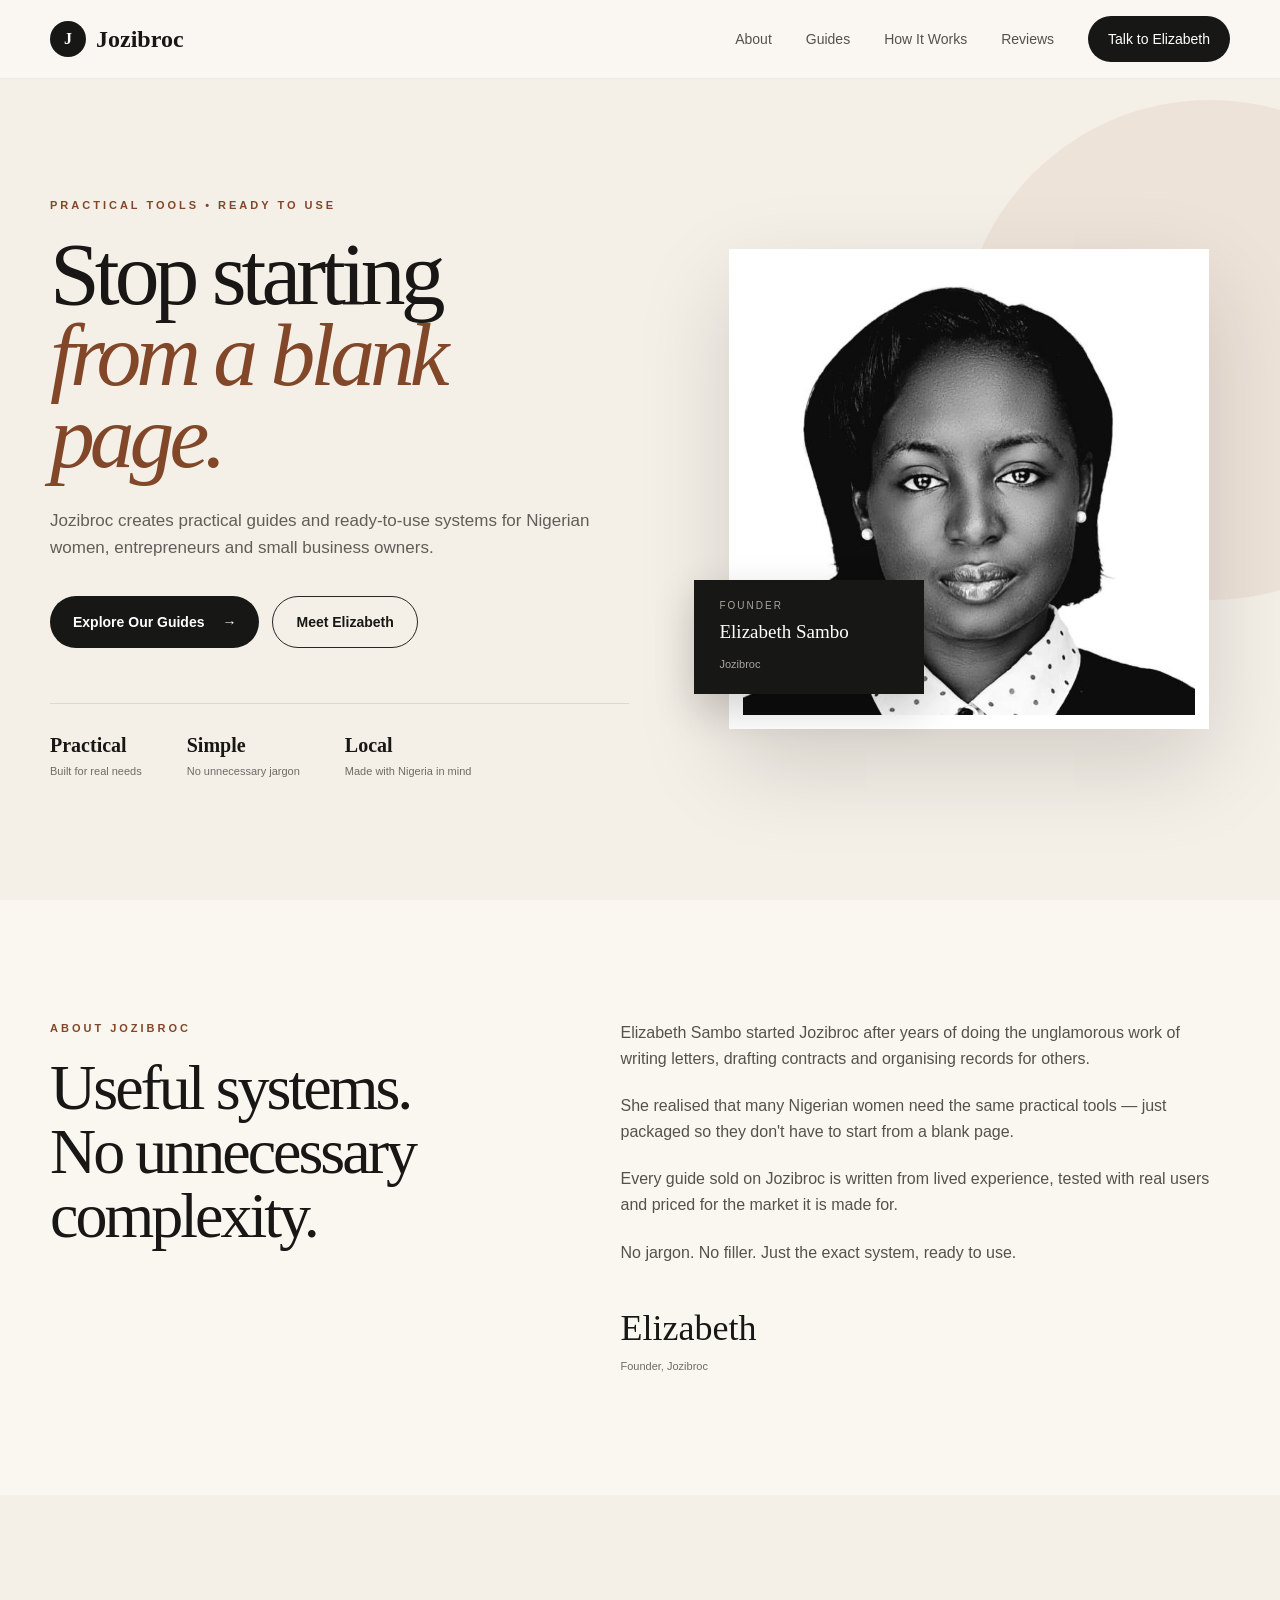
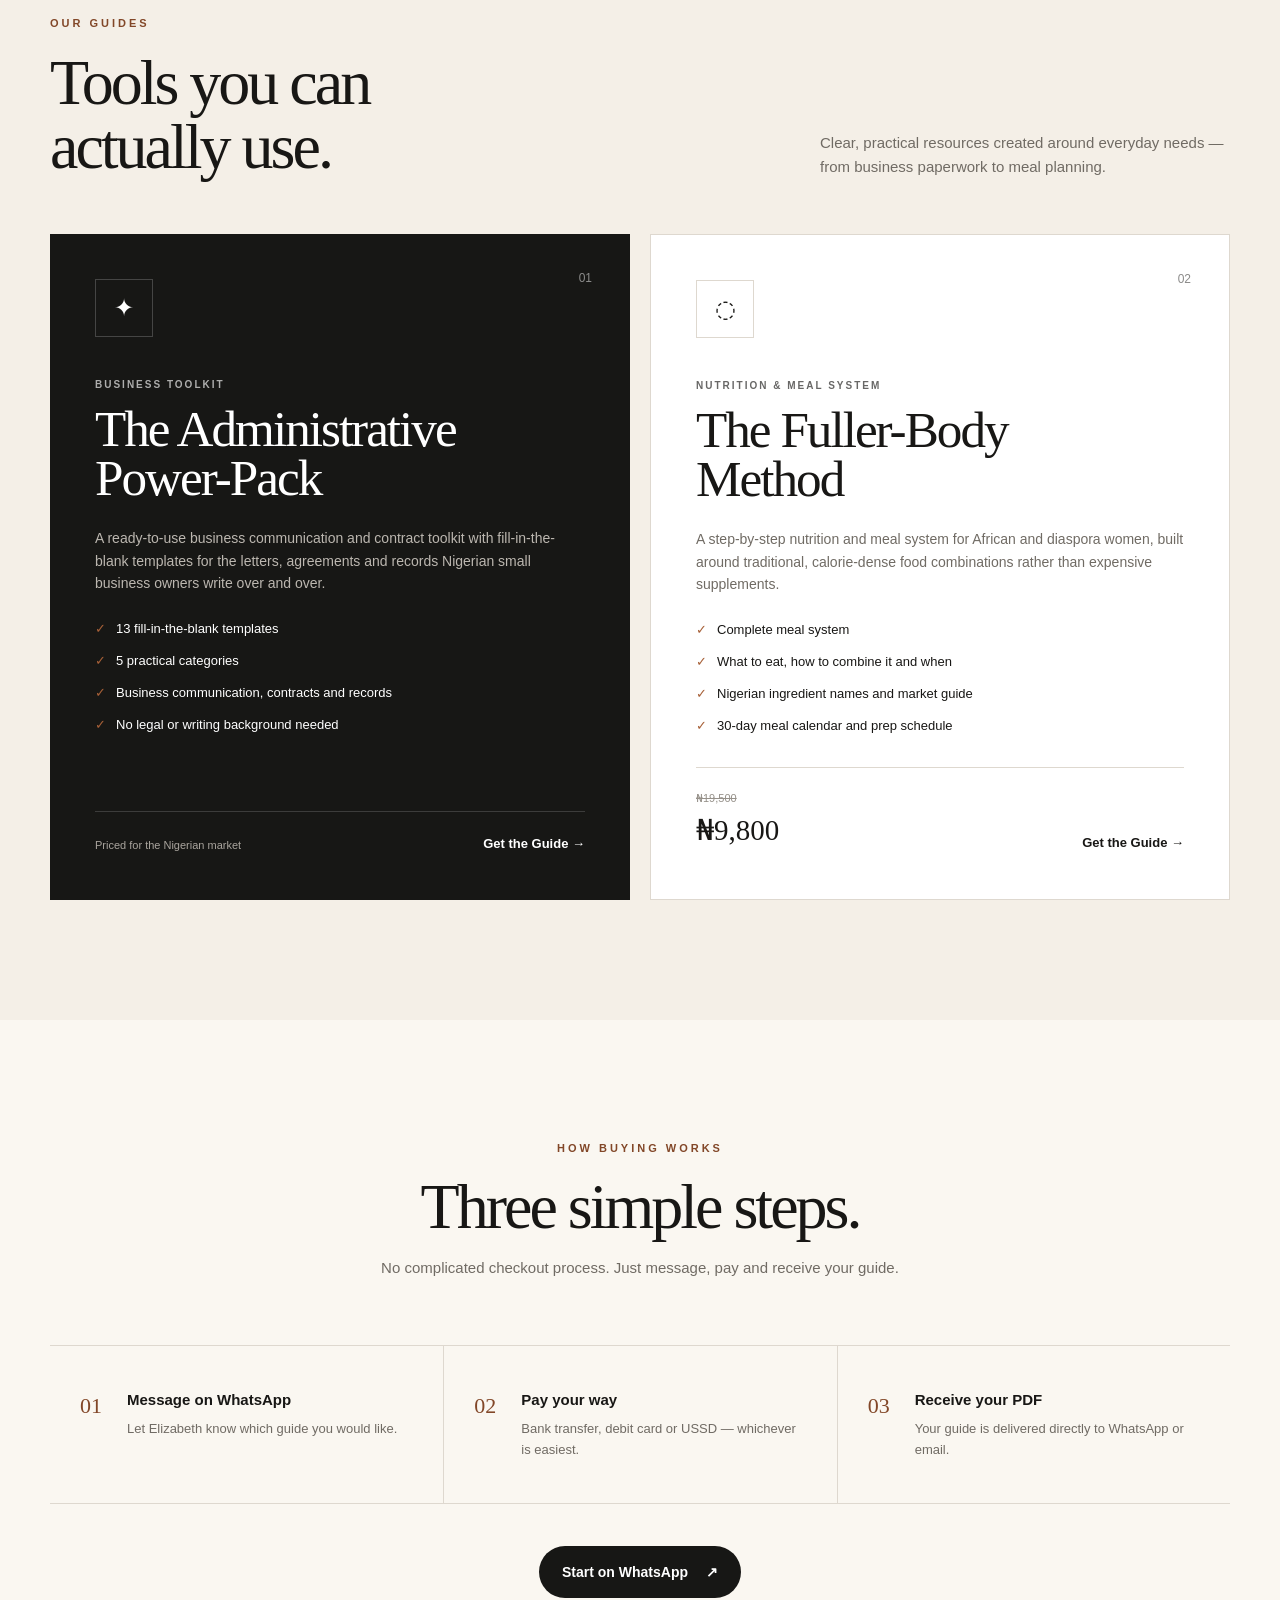
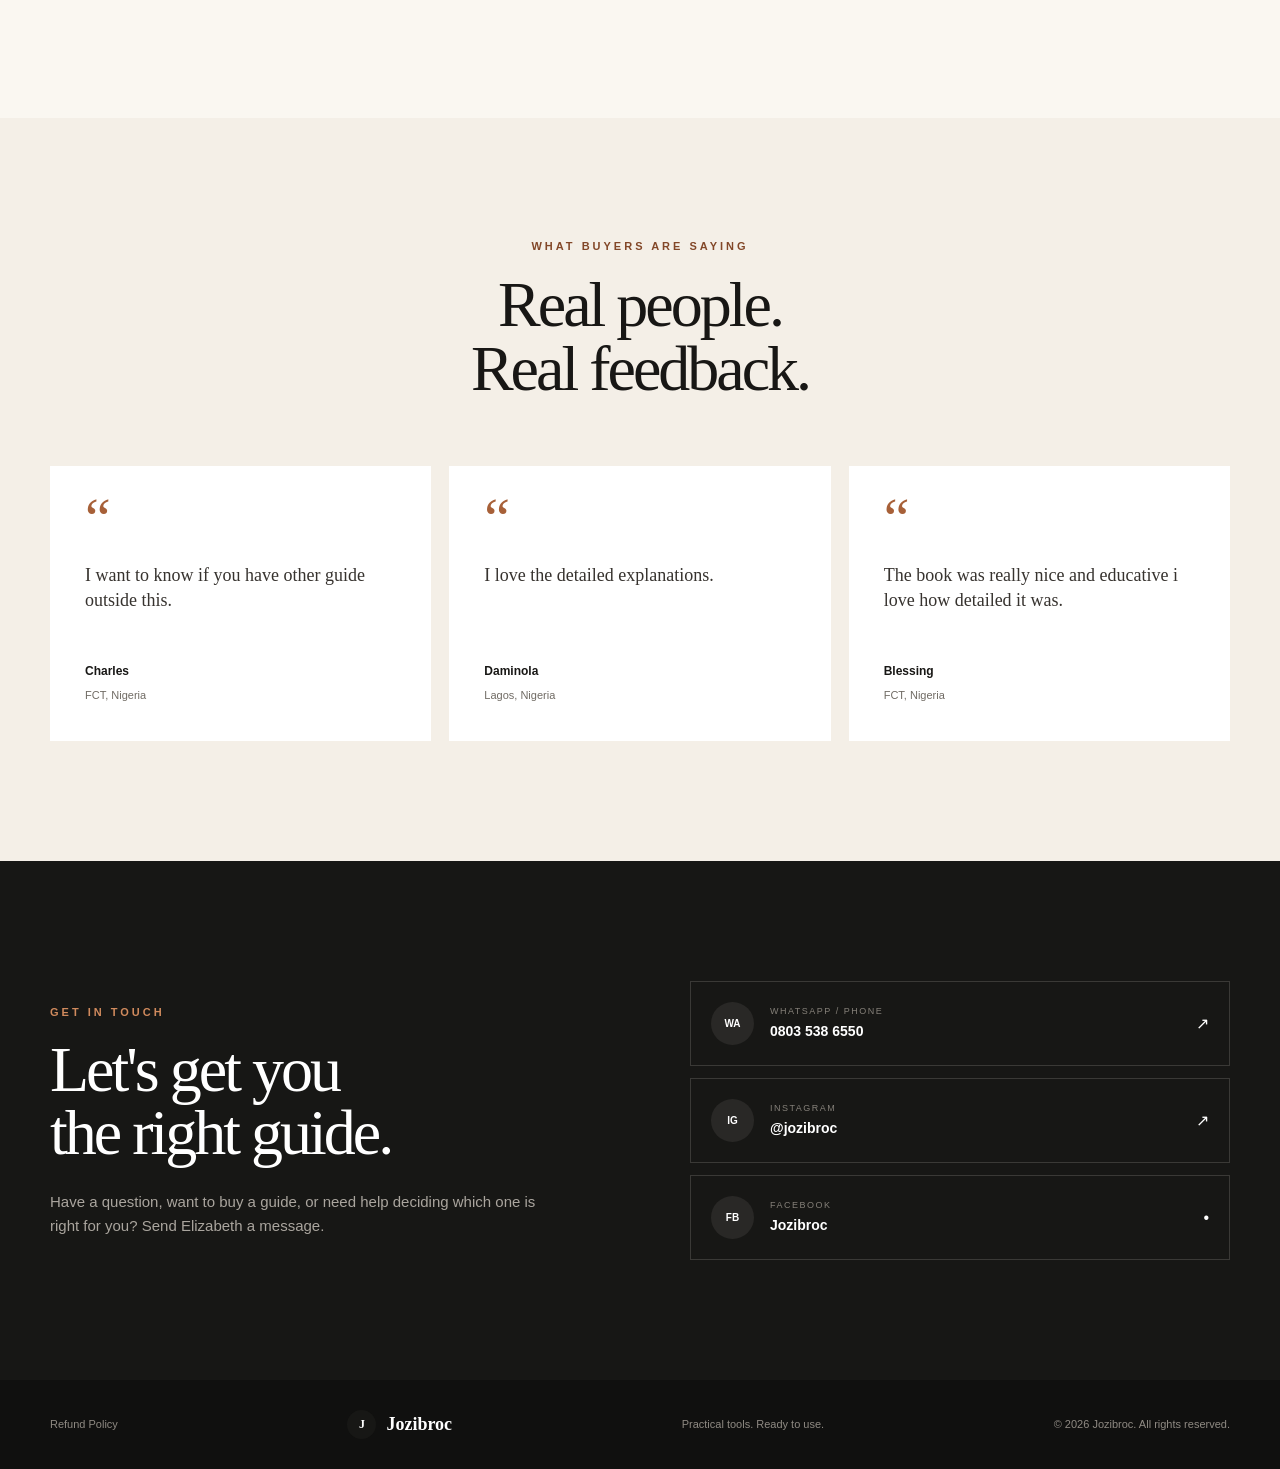
<file: index.html>
<!DOCTYPE html>
<html lang="en">
<head>

    <meta charset="UTF-8">
    <meta name="viewport" content="width=device-width, initial-scale=1.0">

    <title>Jozibroc — Practical Tools. Ready to Use.</title>

    <meta
        name="description"
        content="Jozibroc creates practical, ready-to-use guides and systems for Nigerian women, entrepreneurs and small business owners."
    >

    <!-- =====================================================
         META PIXEL
         JOZIBROC PIXEL
         ID: 851390221299784
    ====================================================== -->

    <script>
        !function(f,b,e,v,n,t,s)
        {
            if(f.fbq)return;
            n=f.fbq=function()
            {
                n.callMethod ?
                n.callMethod.apply(n,arguments) :
                n.queue.push(arguments)
            };

            if(!f._fbq)f._fbq=n;

            n.push=n;
            n.loaded=!0;
            n.version='2.0';
            n.queue=[];

            t=b.createElement(e);
            t.async=!0;
            t.src=v;

            s=b.getElementsByTagName(e)[0];
            s.parentNode.insertBefore(t,s)
        }
        (
            window,
            document,
            'script',
            'https://connect.facebook.net/en_US/fbevents.js'
        );

        fbq('init', '851390221299784');
        fbq('track', 'PageView');
    </script>

    <noscript>
        <img
            height="1"
            width="1"
            style="display:none"
            src="https://www.facebook.com/tr?id=851390221299784&ev=PageView&noscript=1"
            alt=""
        >
    </noscript>


    <style>

        /* =====================================================
           RESET
        ====================================================== */

        * {
            margin: 0;
            padding: 0;
            box-sizing: border-box;
        }

        html {
            scroll-behavior: smooth;
        }

        body {
            font-family:
                Inter,
                Arial,
                Helvetica,
                sans-serif;

            color: #181715;
            background: #fbfaf7;

            line-height: 1.6;

            overflow-x: hidden;
        }

        img {
            width: 100%;
            display: block;
        }

        a {
            text-decoration: none;
            color: inherit;
        }

        button {
            font-family: inherit;
        }


        /* =====================================================
           VARIABLES
        ====================================================== */

        :root {

            --black: #171715;

            --cream: #f4efe7;

            --cream-2: #faf7f1;

            --white: #ffffff;

            --brown: #a76038;

            --brown-dark: #824728;

            --grey: #706b64;

            --border: #ded8cf;

            --serif:
                Georgia,
                "Times New Roman",
                serif;

            --sans:
                Inter,
                Arial,
                Helvetica,
                sans-serif;
        }


        /* =====================================================
           GENERAL
        ====================================================== */

        .container {

            width: min(
                1180px,
                calc(100% - 48px)
            );

            margin: auto;
        }

        .section {

            padding: 120px 0;
        }

        .eyebrow {

            color: var(--brown-dark);

            font-size: 11px;

            font-weight: 800;

            letter-spacing: 3px;

            margin-bottom: 18px;
        }


        /* =====================================================
           HEADER
        ====================================================== */

        header {

            position: fixed;

            width: 100%;

            top: 0;
            left: 0;

            z-index: 999;

            background:
                rgba(250,248,243,.92);

            backdrop-filter:
                blur(15px);

            border-bottom:
                1px solid rgba(0,0,0,.06);
        }

        .nav {

            height: 78px;

            display: flex;

            align-items: center;

            justify-content: space-between;
        }

        .logo {

            display: flex;

            align-items: center;

            gap: 10px;

            font-family: var(--serif);

            font-size: 24px;

            font-weight: 700;
        }

        .logo-symbol {

            width: 36px;
            height: 36px;

            border-radius: 50%;

            background: var(--black);

            color: white;

            display: flex;

            align-items: center;

            justify-content: center;

            font-size: 16px;
        }

        .nav-links {

            display: flex;

            align-items: center;

            gap: 34px;

            font-size: 14px;
        }

        .nav-links a {

            color: #55514b;

            transition: .25s;
        }

        .nav-links a:hover {

            color: var(--brown-dark);
        }

        .nav-contact {

            padding: 12px 20px;

            background: var(--black);

            color: white !important;

            border-radius: 50px;
        }

        .menu {

            display: none;

            border: none;

            background: none;

            cursor: pointer;
        }

        .menu span {

            display: block;

            width: 26px;

            height: 2px;

            background: var(--black);

            margin: 5px;
        }


        /* =====================================================
           HERO
        ====================================================== */

        .hero {

            min-height: 100vh;

            padding-top: 78px;

            background: var(--cream);

            position: relative;

            overflow: hidden;
        }

        .hero::before {

            content: "";

            position: absolute;

            width: 500px;
            height: 500px;

            border-radius: 50%;

            background:
                rgba(167,96,56,.08);

            right: -180px;
            top: 100px;
        }

        .hero-grid {

            min-height:
                calc(100vh - 78px);

            display: grid;

            grid-template-columns:
                1fr 0.9fr;

            align-items: center;

            gap: 80px;
        }

        .hero-copy {

            position: relative;

            z-index: 2;
        }

        .hero h1 {

            font-family: var(--serif);

            font-weight: 500;

            font-size:
                clamp(55px, 7vw, 100px);

            line-height: .91;

            letter-spacing: -5px;

            max-width: 760px;
        }

        .hero h1 em {

            color: var(--brown-dark);

            font-style: italic;

            font-weight: 400;
        }

        .hero-description {

            max-width: 560px;

            margin-top: 30px;

            font-size: 17px;

            color: #625d56;
        }

        .hero-buttons {

            display: flex;

            align-items: center;

            gap: 13px;

            margin-top: 35px;

            flex-wrap: wrap;
        }

        .button {

            min-height: 52px;

            padding:
                0 23px;

            display: inline-flex;

            align-items: center;

            justify-content: center;

            gap: 18px;

            border-radius: 50px;

            font-size: 14px;

            font-weight: 700;

            transition:
                transform .25s,
                background .25s;
        }

        .button:hover {

            transform: translateY(-3px);
        }

        .button-dark {

            background: var(--black);

            color: white;
        }

        .button-dark:hover {

            background: var(--brown-dark);
        }

        .button-outline {

            border:
                1px solid #282724;

            color: var(--black);
        }

        .hero-stats {

            margin-top: 55px;

            padding-top: 25px;

            border-top:
                1px solid var(--border);

            display: flex;

            gap: 45px;
        }

        .hero-stat strong {

            display: block;

            font-family: var(--serif);

            font-size: 20px;
        }

        .hero-stat span {

            display: block;

            font-size: 11px;

            color: var(--grey);

            margin-top: 2px;
        }


        /* =====================================================
           HERO IMAGE
        ====================================================== */

        .hero-photo {

            position: relative;

            display: flex;

            justify-content: center;
        }

        .photo-frame {

            width: min(
                480px,
                100%
            );

            background: white;

            padding: 14px;

            box-shadow:
                0 35px 90px
                rgba(0,0,0,.14);

            position: relative;
        }

        .photo-frame img {

            aspect-ratio: 1 / 1;

            object-fit: cover;
        }

        .photo-caption {

            position: absolute;

            left: -35px;

            bottom: 35px;

            background: var(--black);

            color: white;

            padding:
                18px 25px;

            min-width: 230px;

            box-shadow:
                0 15px 40px
                rgba(0,0,0,.18);
        }

        .photo-caption small {

            display: block;

            color: #aaa59e;

            font-size: 10px;

            letter-spacing: 2px;
        }

        .photo-caption strong {

            display: block;

            font-family: var(--serif);

            font-size: 19px;

            font-weight: 500;

            margin: 3px 0;
        }

        .photo-caption span {

            font-size: 11px;

            color: #aaa59e;
        }


        /* =====================================================
           ABOUT
        ====================================================== */

        .about {

            background: var(--cream-2);
        }

        .about-grid {

            display: grid;

            grid-template-columns:
                .85fr 1.15fr;

            gap: 120px;
        }

        .about-title h2 {

            font-family: var(--serif);

            font-size:
                clamp(40px,5vw,68px);

            font-weight: 500;

            line-height: 1;

            letter-spacing: -3px;
        }

        .about-copy {

            max-width: 650px;

            color: #55514b;

            font-size: 16px;
        }

        .about-copy p {

            margin-bottom: 22px;
        }

        .signature {

            margin-top: 35px;

            font-family:
                "Brush Script MT",
                cursive;

            font-size: 36px;

            color: var(--black);
        }

        .signature-title {

            font-size: 11px;

            color: var(--grey);
        }


        /* =====================================================
           GUIDES
        ====================================================== */

        .guides {

            background: var(--cream);
        }

        .section-intro {

            display: flex;

            align-items: end;

            justify-content: space-between;

            gap: 50px;

            margin-bottom: 55px;
        }

        .section-intro h2 {

            font-family: var(--serif);

            font-size:
                clamp(42px,5vw,68px);

            line-height: 1;

            font-weight: 500;

            letter-spacing: -3px;
        }

        .section-intro > p {

            max-width: 410px;

            color: var(--grey);

            font-size: 15px;
        }

        .guide-grid {

            display: grid;

            grid-template-columns:
                1fr 1fr;

            gap: 20px;
        }

        .guide {

            min-height: 590px;

            padding: 45px;

            display: flex;

            flex-direction: column;

            position: relative;

            overflow: hidden;
        }

        .guide-business {

            background: var(--black);

            color: white;
        }

        .guide-fuller {

            background: white;

            border:
                1px solid var(--border);
        }

        .guide-number {

            position: absolute;

            top: 35px;

            right: 38px;

            font-size: 12px;

            opacity: .5;
        }

        .guide-symbol {

            width: 58px;
            height: 58px;

            border:
                1px solid rgba(255,255,255,.2);

            display: flex;

            align-items: center;

            justify-content: center;

            font-size: 24px;

            margin-bottom: 40px;
        }

        .guide-fuller .guide-symbol {

            border-color: var(--border);
        }

        .guide-category {

            font-size: 10px;

            font-weight: 800;

            letter-spacing: 2px;

            opacity: .65;

            margin-bottom: 12px;
        }

        .guide h3 {

            font-family: var(--serif);

            font-size:
                clamp(38px,4vw,57px);

            font-weight: 500;

            line-height: .95;

            letter-spacing: -2px;
        }

        .guide-description {

            max-width: 500px;

            margin:
                25px 0;

            color: #bcb7b0;

            font-size: 14px;
        }

        .guide-fuller .guide-description {

            color: var(--grey);
        }

        .guide ul {

            list-style: none;

            display: grid;

            gap: 11px;

            margin-bottom: 30px;
        }

        .guide li {

            font-size: 13px;

            padding-left: 21px;

            position: relative;
        }

        .guide li::before {

            content: "✓";

            position: absolute;

            left: 0;

            color: var(--brown);
        }

        .guide-bottom {

            margin-top: auto;

            padding-top: 22px;

            border-top:
                1px solid rgba(255,255,255,.16);

            display: flex;

            align-items: end;

            justify-content: space-between;

            gap: 20px;
        }

        .guide-fuller .guide-bottom {

            border-color: var(--border);
        }

        .guide-price small {

            display: block;

            color: #96918a;

            font-size: 11px;

            text-decoration: line-through;
        }

        .guide-price strong {

            font-family: var(--serif);

            font-size: 29px;

            font-weight: 500;
        }

        .market-price {

            color: #aaa59e;

            font-size: 11px;
        }

        .guide-link {

            font-size: 13px;

            font-weight: 800;

            white-space: nowrap;

            transition: .2s;
        }

        .guide-link:hover {

            color: var(--brown);
        }


        /* =====================================================
           HOW IT WORKS
        ====================================================== */

        .how {

            background: var(--cream-2);
        }

        .center-heading {

            max-width: 700px;

            text-align: center;

            margin:
                0 auto 65px;
        }

        .center-heading h2 {

            font-family: var(--serif);

            font-size:
                clamp(42px,5vw,65px);

            font-weight: 500;

            line-height: 1;

            letter-spacing: -3px;
        }

        .center-heading p {

            color: var(--grey);

            margin-top: 17px;

            font-size: 15px;
        }

        .steps {

            display: grid;

            grid-template-columns:
                repeat(3,1fr);

            border-top:
                1px solid var(--border);

            border-bottom:
                1px solid var(--border);
        }

        .step {

            padding:
                42px 30px;

            display: flex;

            gap: 25px;
        }

        .step + .step {

            border-left:
                1px solid var(--border);
        }

        .step-number {

            font-family: var(--serif);

            font-size: 22px;

            color: var(--brown-dark);
        }

        .step h3 {

            font-size: 15px;

            margin-bottom: 7px;
        }

        .step p {

            color: var(--grey);

            font-size: 13px;
        }

        .how-button {

            display: flex;

            justify-content: center;

            margin-top: 42px;
        }


        /* =====================================================
           REVIEWS
        ====================================================== */

        .reviews {

            background: var(--cream);
        }

        .reviews-grid {

            display: grid;

            grid-template-columns:
                repeat(3,1fr);

            gap: 18px;
        }

        .review {

            background: white;

            padding: 35px;

            min-height: 275px;

            display: flex;

            flex-direction: column;
        }

        .quote {

            font-family: var(--serif);

            font-size: 58px;

            line-height: .6;

            color: var(--brown);
        }

        .review-text {

            margin-top: 27px;

            font-family: var(--serif);

            font-size: 18px;

            line-height: 1.4;

            color: #37332f;
        }

        .reviewer {

            margin-top: auto;

            padding-top: 25px;
        }

        .reviewer strong {

            display: block;

            font-size: 12px;
        }

        .reviewer span {

            color: var(--grey);

            font-size: 11px;
        }


        /* =====================================================
           CONTACT
        ====================================================== */

        .contact {

            background: var(--black);

            color: white;
        }

        .contact-grid {

            display: grid;

            grid-template-columns:
                1fr 1fr;

            gap: 100px;

            align-items: center;
        }

        .contact .eyebrow {

            color: #d08a5d;
        }

        .contact h2 {

            font-family: var(--serif);

            font-size:
                clamp(45px,5vw,72px);

            font-weight: 500;

            line-height: .98;

            letter-spacing: -3px;
        }

        .contact-description {

            max-width: 500px;

            color: #aaa59e;

            margin-top: 25px;

            font-size: 15px;
        }

        .contact-list {

            display: grid;

            gap: 12px;
        }

        .contact-item {

            padding: 20px;

            border:
                1px solid #3a3936;

            display: flex;

            align-items: center;

            gap: 16px;

            transition: .25s;
        }

        .contact-item:hover {

            border-color: #77716a;

            transform:
                translateX(4px);
        }

        .contact-icon {

            width: 43px;
            height: 43px;

            border-radius: 50%;

            background: #292826;

            display: flex;

            align-items: center;

            justify-content: center;

            font-size: 10px;

            font-weight: 800;
        }

        .contact-details {

            flex: 1;
        }

        .contact-details small {

            display: block;

            color: #858079;

            font-size: 9px;

            letter-spacing: 1.5px;
        }

        .contact-details strong {

            font-size: 14px;

            font-weight: 600;
        }


        /* =====================================================
           FOOTER
        ====================================================== */

        footer {

            background: #10100f;

            color: #8f8a83;

            padding: 30px 0;
        }

        .footer {

            display: flex;

            align-items: center;

            justify-content: space-between;

            gap: 20px;

            font-size: 11px;
        }

        .footer .logo {

            color: white;

            font-size: 18px;
        }

        .footer .logo-symbol {

            width: 29px;
            height: 29px;

            font-size: 12px;
        }


        /* =====================================================
           ANIMATIONS
        ====================================================== */

        .fade {

            opacity: 0;

            transform:
                translateY(25px);

            transition:
                opacity .8s ease,
                transform .8s ease;
        }

        .fade.show {

            opacity: 1;

            transform:
                translateY(0);
        }


        /* =====================================================
           TABLET
        ====================================================== */

        @media(max-width: 900px) {

            .nav-links {

                position: absolute;

                top: 78px;

                left: 0;
                right: 0;

                background: var(--cream-2);

                border-bottom:
                    1px solid var(--border);

                padding: 20px;

                display: none;

                flex-direction: column;

                align-items: stretch;

                gap: 5px;
            }

            .nav-links.open {

                display: flex;
            }

            .nav-links a {

                padding: 11px;
            }

            .nav-contact {

                text-align: center;
            }

            .menu {

                display: block;
            }

            .hero-grid {

                grid-template-columns: 1fr;

                gap: 65px;

                padding:
                    80px 0;
            }

            .hero-photo {

                order: -1;
            }

            .photo-frame {

                width:
                    min(420px,90%);
            }

            .about-grid {

                grid-template-columns: 1fr;

                gap: 50px;
            }

            .contact-grid {

                grid-template-columns: 1fr;

                gap: 50px;
            }

            .guide-grid {

                grid-template-columns: 1fr;
            }

            .steps {

                grid-template-columns: 1fr;
            }

            .step + .step {

                border-left: none;

                border-top:
                    1px solid var(--border);
            }

            .reviews-grid {

                grid-template-columns: 1fr;
            }

        }


        /* =====================================================
           MOBILE
        ====================================================== */

        @media(max-width: 600px) {

            .container {

                width:
                    calc(100% - 28px);
            }

            .section {

                padding:
                    80px 0;
            }

            .hero h1 {

                font-size: 54px;

                letter-spacing: -3px;
            }

            .hero-description {

                font-size: 15px;
            }

            .hero-stats {

                gap: 20px;

                flex-wrap: wrap;
            }

            .section-intro {

                display: block;
            }

            .section-intro > p {

                margin-top: 20px;
            }

            .guide {

                padding:
                    30px 25px;

                min-height: 540px;
            }

            .guide h3 {

                font-size: 42px;
            }

            .guide-bottom {

                align-items: center;
            }

            .photo-caption {

                left: -5px;

                bottom: 25px;
            }

            .footer {

                flex-direction: column;

                text-align: center;
            }

        }

    </style>

</head>


<body>


<!-- =========================================================
     NAVIGATION
========================================================== -->

<header>

    <div class="container nav">

        <a href="#home" class="logo">

            <span class="logo-symbol">
                J
            </span>

            <span>
                Jozibroc
            </span>

        </a>


        <button
            class="menu"
            id="menuButton"
            aria-label="Open navigation"
        >

            <span></span>
            <span></span>
            <span></span>

        </button>


        <nav
            class="nav-links"
            id="navigation"
        >

            <a href="#about">
                About
            </a>

            <a href="#guides">
                Guides
            </a>

            <a href="#how">
                How It Works
            </a>

            <a href="#reviews">
                Reviews
            </a>

            <a
                href="#contact"
                class="nav-contact"
            >
                Talk to Elizabeth
            </a>

        </nav>

    </div>

</header>



<!-- =========================================================
     HERO
========================================================== -->

<main>

<section
    class="hero"
    id="home"
>

    <div class="container hero-grid">


        <div class="hero-copy fade">

            <div class="eyebrow">
                PRACTICAL TOOLS • READY TO USE
            </div>


            <h1>

                Stop starting
                <br>

                <em>
                    from a blank page.
                </em>

            </h1>


            <p class="hero-description">

                Jozibroc creates practical guides and
                ready-to-use systems for Nigerian women,
                entrepreneurs and small business owners.

            </p>


            <div class="hero-buttons">

                <a
                    href="#guides"
                    class="button button-dark"
                >

                    Explore Our Guides

                    <span>
                        →
                    </span>

                </a>


                <a
                    href="#about"
                    class="button button-outline"
                >

                    Meet Elizabeth

                </a>

            </div>


            <div class="hero-stats">

                <div class="hero-stat">

                    <strong>
                        Practical
                    </strong>

                    <span>
                        Built for real needs
                    </span>

                </div>


                <div class="hero-stat">

                    <strong>
                        Simple
                    </strong>

                    <span>
                        No unnecessary jargon
                    </span>

                </div>


                <div class="hero-stat">

                    <strong>
                        Local
                    </strong>

                    <span>
                        Made with Nigeria in mind
                    </span>

                </div>

            </div>

        </div>



        <div class="hero-photo fade">

            <div class="photo-frame">

                <img
                    src="assets/elizabeth-sambo.png"
                    alt="Elizabeth Sambo, founder of Jozibroc"
                >


                <div class="photo-caption">

                    <small>
                        FOUNDER
                    </small>

                    <strong>
                        Elizabeth Sambo
                    </strong>

                    <span>
                        Jozibroc
                    </span>

                </div>

            </div>

        </div>


    </div>

</section>



<!-- =========================================================
     ABOUT
========================================================== -->

<section
    class="section about"
    id="about"
>

    <div class="container about-grid">


        <div class="about-title fade">

            <div class="eyebrow">
                ABOUT JOZIBROC
            </div>

            <h2>

                Useful systems.
                <br>
                No unnecessary
                <br>
                complexity.

            </h2>

        </div>


        <div class="about-copy fade">

            <p>

                Elizabeth Sambo started Jozibroc after years
                of doing the unglamorous work of writing letters,
                drafting contracts and organising records for others.

            </p>


            <p>

                She realised that many Nigerian women need
                the same practical tools — just packaged so
                they don't have to start from a blank page.

            </p>


            <p>

                Every guide sold on Jozibroc is written from
                lived experience, tested with real users and
                priced for the market it is made for.

            </p>


            <p>

                No jargon. No filler.
                Just the exact system, ready to use.

            </p>


            <div class="signature">
                Elizabeth
            </div>

            <div class="signature-title">
                Founder, Jozibroc
            </div>

        </div>

    </div>

</section>



<!-- =========================================================
     GUIDES
========================================================== -->

<section
    class="section guides"
    id="guides"
>

    <div class="container">


        <div class="section-intro fade">

            <div>

                <div class="eyebrow">
                    OUR GUIDES
                </div>

                <h2>
                    Tools you can
                    <br>
                    actually use.
                </h2>

            </div>


            <p>

                Clear, practical resources created around
                everyday needs — from business paperwork
                to meal planning.

            </p>

        </div>



        <div class="guide-grid">


            <!-- ADMINISTRATIVE POWER PACK -->

            <article
                class="guide guide-business fade"
            >

                <span class="guide-number">
                    01
                </span>


                <div class="guide-symbol">
                    ✦
                </div>


                <div class="guide-category">
                    BUSINESS TOOLKIT
                </div>


                <h3>

                    The Administrative
                    <br>
                    Power-Pack

                </h3>


                <p class="guide-description">

                    A ready-to-use business communication
                    and contract toolkit with fill-in-the-blank
                    templates for the letters, agreements
                    and records Nigerian small business
                    owners write over and over.

                </p>


                <ul>

                    <li>
                        13 fill-in-the-blank templates
                    </li>

                    <li>
                        5 practical categories
                    </li>

                    <li>
                        Business communication,
                        contracts and records
                    </li>

                    <li>
                        No legal or writing background needed
                    </li>

                </ul>


                <div class="guide-bottom">

                    <span class="market-price">
                        Priced for the Nigerian market
                    </span>


                    <a
                        href="https://wa.me/2348035386550?text=Hello%20Elizabeth%2C%20I%27m%20interested%20in%20The%20Administrative%20Power-Pack."
                        class="guide-link"
                        target="_blank"
                        onclick="trackGuide('Administrative Power-Pack')"
                    >

                        Get the Guide →

                    </a>

                </div>

            </article>



            <!-- FULLER BODY METHOD -->

            <article
                class="guide guide-fuller fade"
            >

                <span class="guide-number">
                    02
                </span>


                <div class="guide-symbol">
                    ◌
                </div>


                <div class="guide-category">
                    NUTRITION & MEAL SYSTEM
                </div>


                <h3>

                    The Fuller-Body
                    <br>
                    Method

                </h3>


                <p class="guide-description">

                    A step-by-step nutrition and meal system
                    for African and diaspora women, built
                    around traditional, calorie-dense food
                    combinations rather than expensive
                    supplements.

                </p>


                <ul>

                    <li>
                        Complete meal system
                    </li>

                    <li>
                        What to eat, how to combine it and when
                    </li>

                    <li>
                        Nigerian ingredient names and market guide
                    </li>

                    <li>
                        30-day meal calendar and prep schedule
                    </li>

                </ul>


                <div class="guide-bottom">

                    <div class="guide-price">

                        <small>
                            ₦19,500
                        </small>

                        <strong>
                            ₦9,800
                        </strong>

                    </div>


                    <a
                        href="https://wa.me/2348035386550?text=Hello%20Elizabeth%2C%20I%27m%20interested%20in%20The%20Fuller-Body%20Method."
                        class="guide-link"
                        target="_blank"
                        onclick="trackGuide('Fuller-Body Method')"
                    >

                        Get the Guide →

                    </a>

                </div>

            </article>

        </div>

    </div>

</section>



<!-- =========================================================
     HOW BUYING WORKS
========================================================== -->

<section
    class="section how"
    id="how"
>

    <div class="container">


        <div class="center-heading fade">

            <div class="eyebrow">
                HOW BUYING WORKS
            </div>

            <h2>
                Three simple steps.
            </h2>

            <p>

                No complicated checkout process.
                Just message, pay and receive your guide.

            </p>

        </div>


        <div class="steps">


            <div class="step fade">

                <span class="step-number">
                    01
                </span>

                <div>

                    <h3>
                        Message on WhatsApp
                    </h3>

                    <p>
                        Let Elizabeth know which guide
                        you would like.
                    </p>

                </div>

            </div>


            <div class="step fade">

                <span class="step-number">
                    02
                </span>

                <div>

                    <h3>
                        Pay your way
                    </h3>

                    <p>
                        Bank transfer, debit card or USSD —
                        whichever is easiest.
                    </p>

                </div>

            </div>


            <div class="step fade">

                <span class="step-number">
                    03
                </span>

                <div>

                    <h3>
                        Receive your PDF
                    </h3>

                    <p>
                        Your guide is delivered directly
                        to WhatsApp or email.
                    </p>

                </div>

            </div>

        </div>


        <div class="how-button">

            <a
                href="https://wa.me/2348035386550?text=Hello%20Elizabeth%2C%20I%27d%20like%20to%20know%20more%20about%20Jozibroc%20guides."
                target="_blank"
                class="button button-dark"
                onclick="trackLead()"
            >

                Start on WhatsApp

                <span>
                    ↗
                </span>

            </a>

        </div>

    </div>

</section>



<!-- =========================================================
     REVIEWS
========================================================== -->

<section
    class="section reviews"
    id="reviews"
>

    <div class="container">


        <div class="center-heading fade">

            <div class="eyebrow">
                WHAT BUYERS ARE SAYING
            </div>

            <h2>
                Real people.
                <br>
                Real feedback.
            </h2>

        </div>


        <div class="reviews-grid">


            <article class="review fade">

                <div class="quote">
                    “
                </div>

                <p class="review-text">
                    I want to know if you have other guide outside this.
                </p>

                <div class="reviewer">

                    <strong>
                        Charles
                    </strong>

                    <span>
                        FCT, Nigeria
                    </span>

                </div>

            </article>


            <article class="review fade">

                <div class="quote">
                    “
                </div>

                <p class="review-text">
                    I love the detailed explanations.
                </p>

                <div class="reviewer">

                    <strong>
                        Daminola
                    </strong>

                    <span>
                        Lagos, Nigeria
                    </span>

                </div>

            </article>


            <article class="review fade">

                <div class="quote">
                    “
                </div>

                <p class="review-text">
                    The book was really nice 
                    and educative i love how 
                    detailed it was.
                </p>

                <div class="reviewer">

                    <strong>
                        Blessing
                    </strong>

                    <span>
                        FCT, Nigeria
                    </span>

                </div>

            </article>


        </div>

    </div>

</section>



<!-- =========================================================
     CONTACT
========================================================== -->

<section
    class="section contact"
    id="contact"
>

    <div class="container contact-grid">


        <div class="fade">

            <div class="eyebrow">
                GET IN TOUCH
            </div>


            <h2>

                Let's get you
                <br>
                the right guide.

            </h2>


            <p class="contact-description">

                Have a question, want to buy a guide,
                or need help deciding which one is right
                for you? Send Elizabeth a message.

            </p>

        </div>



        <div class="contact-list fade">


            <a
                href="https://wa.me/2348035386550?text=Hello%20Elizabeth%2C%20I%27m%20interested%20in%20a%20Jozibroc%20guide."
                target="_blank"
                class="contact-item"
                onclick="trackLead()"
            >

                <div class="contact-icon">
                    WA
                </div>

                <div class="contact-details">

                    <small>
                        WHATSAPP / PHONE
                    </small>

                    <strong>
                        0803 538 6550
                    </strong>

                </div>

                <span>
                    ↗
                </span>

            </a>


            <a
                href="https://www.instagram.com/jozibroc/"
                target="_blank"
                class="contact-item"
            >

                <div class="contact-icon">
                    IG
                </div>

                <div class="contact-details">

                    <small>
                        INSTAGRAM
                    </small>

                    <strong>
                        @jozibroc
                    </strong>

                </div>

                <span>
                    ↗
                </span>

            </a>


            <div class="contact-item">

                <div class="contact-icon">
                    FB
                </div>

                <div class="contact-details">

                    <small>
                        FACEBOOK
                    </small>

                    <strong>
                        Jozibroc
                    </strong>

                </div>

                <span>
                    •
                </span>

            </div>

        </div>

    </div>

</section>


</main>



<!-- =========================================================
     FOOTER
========================================================== -->

<footer>

    <div class="container footer">
        <div>
    <a href="refund-policy.html">
        Refund Policy
    </a>
</div>

        <a
            href="#home"
            class="logo"
        >

            <span class="logo-symbol">
                J
            </span>

            <span>
                Jozibroc
            </span>

        </a>


        <p>
            Practical tools. Ready to use.
        </p>


        <p>
            © <span id="year"></span>
            Jozibroc. All rights reserved.
        </p>

    </div>

</footer>



<!-- =========================================================
     JAVASCRIPT
========================================================== -->

<script>

    /* =====================================================
       MOBILE NAVIGATION
    ====================================================== */

    const menuButton =
        document.getElementById("menuButton");

    const navigation =
        document.getElementById("navigation");


    menuButton.addEventListener(
        "click",
        function () {

            navigation.classList.toggle("open");

        }
    );


    document
        .querySelectorAll("#navigation a")
        .forEach(function(link) {

            link.addEventListener(
                "click",
                function() {

                    navigation.classList.remove("open");

                }
            );

        });



    /* =====================================================
       SCROLL ANIMATION
    ====================================================== */

    const fadeElements =
        document.querySelectorAll(".fade");


    const observer =
        new IntersectionObserver(
            function(entries) {

                entries.forEach(
                    function(entry) {

                        if (
                            entry.isIntersecting
                        ) {

                            entry.target
                                .classList
                                .add("show");

                            observer.unobserve(
                                entry.target
                            );

                        }

                    }
                );

            },
            {
                threshold: 0.12
            }
        );


    fadeElements.forEach(
        function(element) {

            observer.observe(element);

        }
    );



    /* =====================================================
       YEAR
    ====================================================== */

    document.getElementById("year")
        .textContent =
        new Date().getFullYear();



    /* =====================================================
       META PIXEL — GUIDE INTEREST
    ====================================================== */

    function trackGuide(guideName) {

        if (
            typeof fbq === "function"
        ) {

            fbq(
                "trackCustom",
                "GuideInterest",
                {
                    guide_name: guideName
                }
            );

        }

    }



    /* =====================================================
       META PIXEL — LEAD
    ====================================================== */

    function trackLead() {

        if (
            typeof fbq === "function"
        ) {

            fbq(
                "track",
                "Lead"
            );

        }

    }

</script>


</body>
</html>
</file>
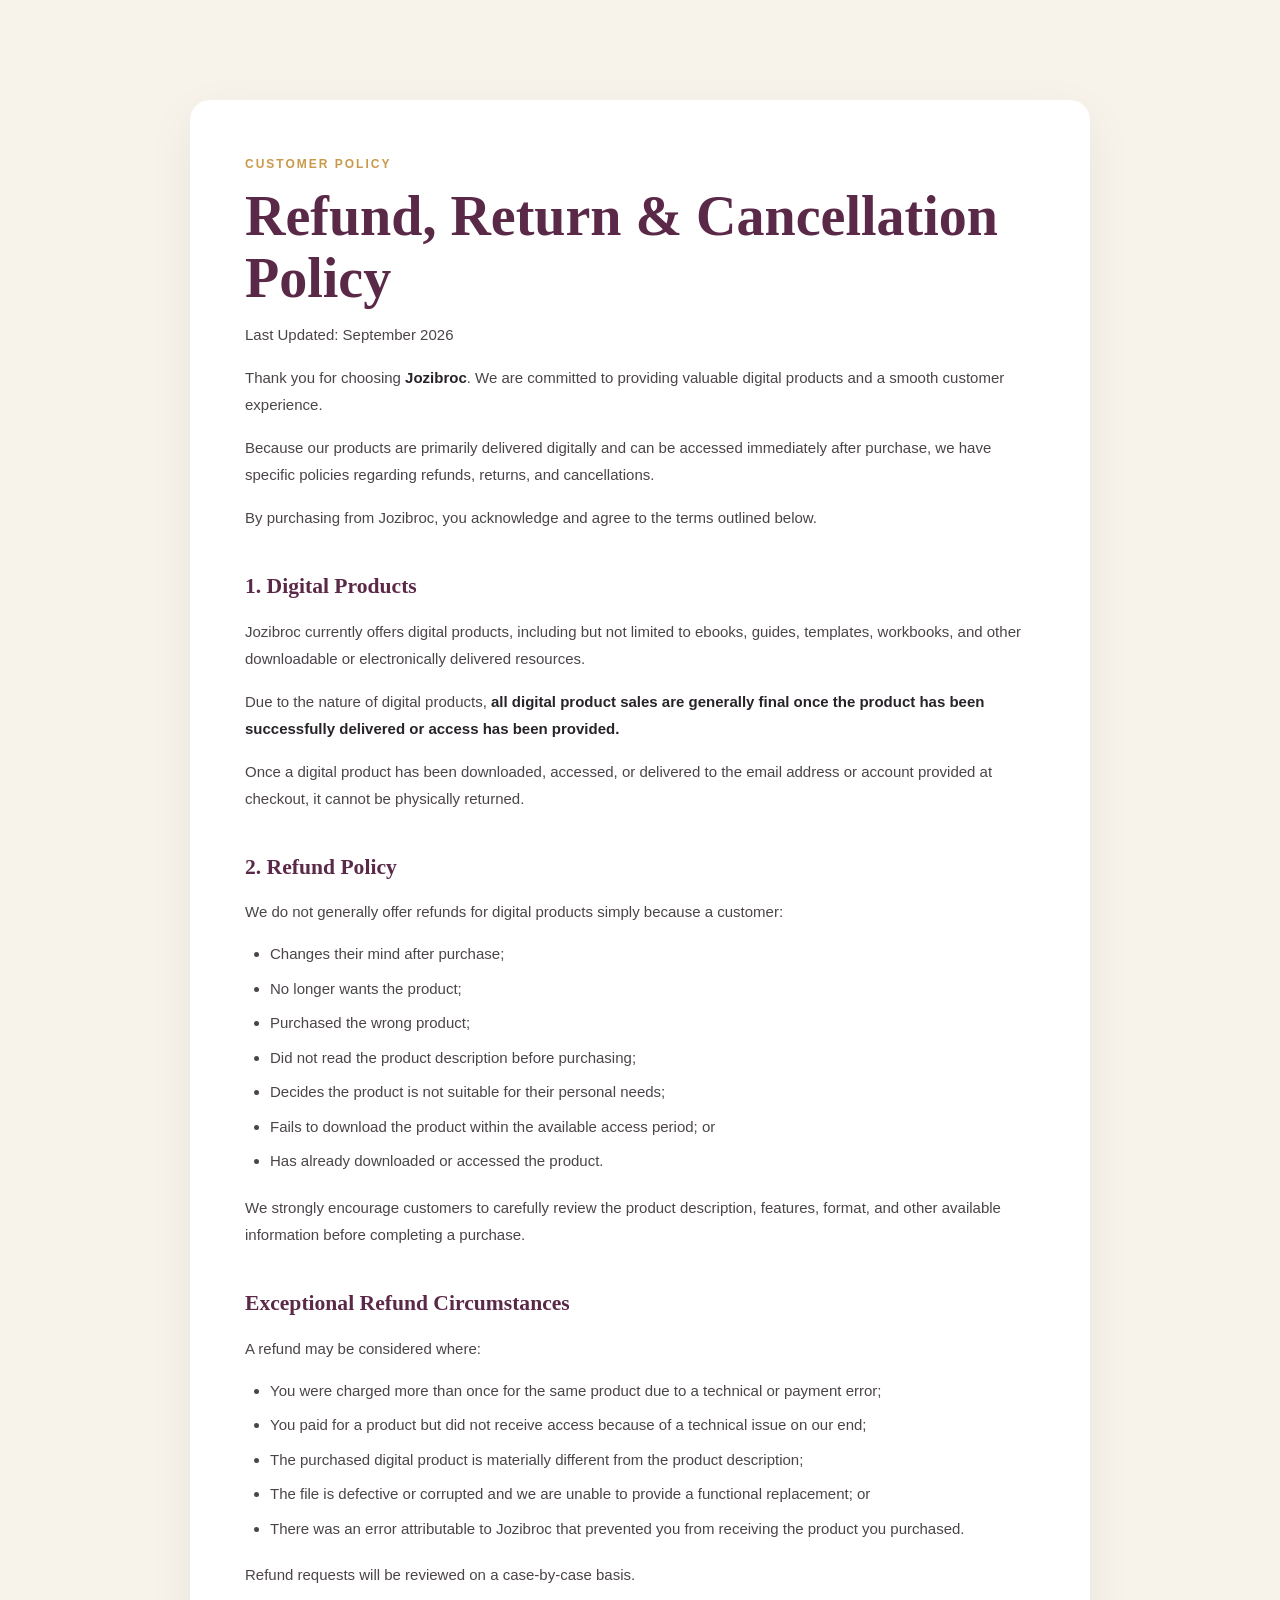
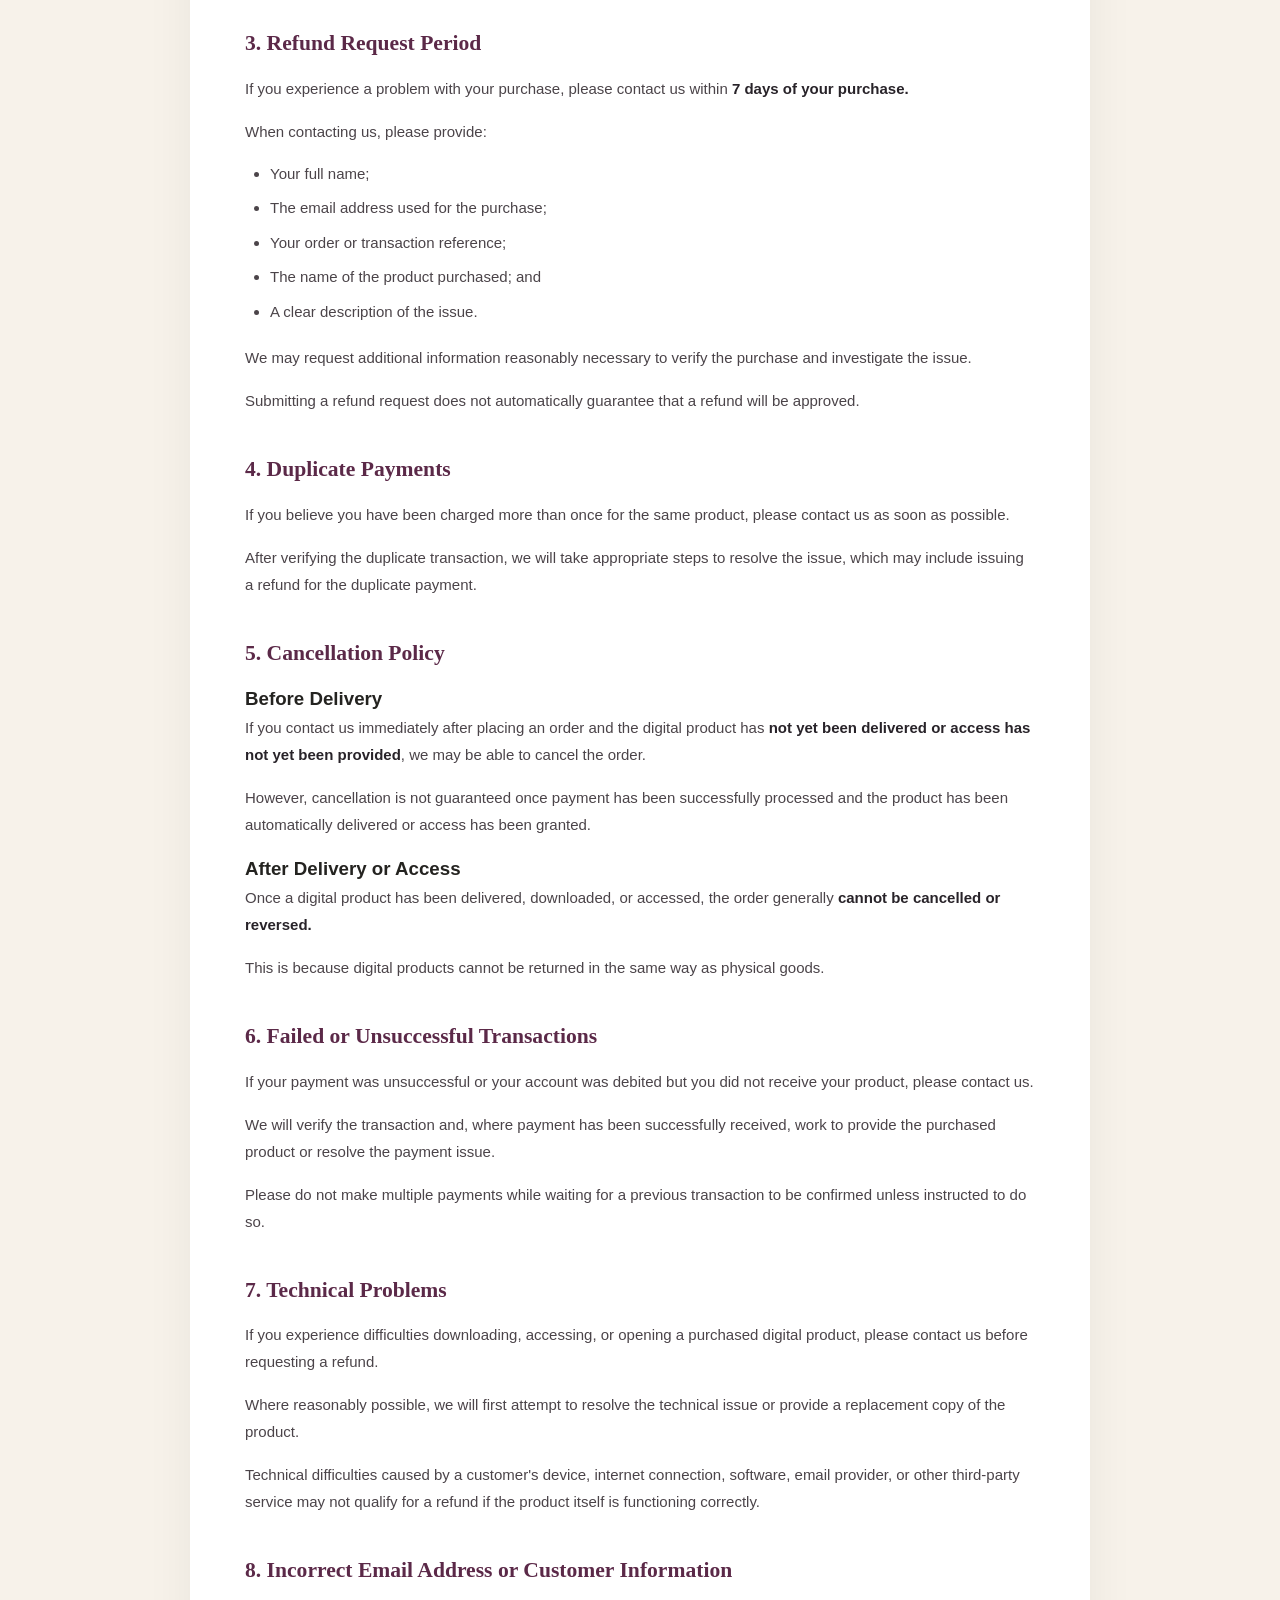
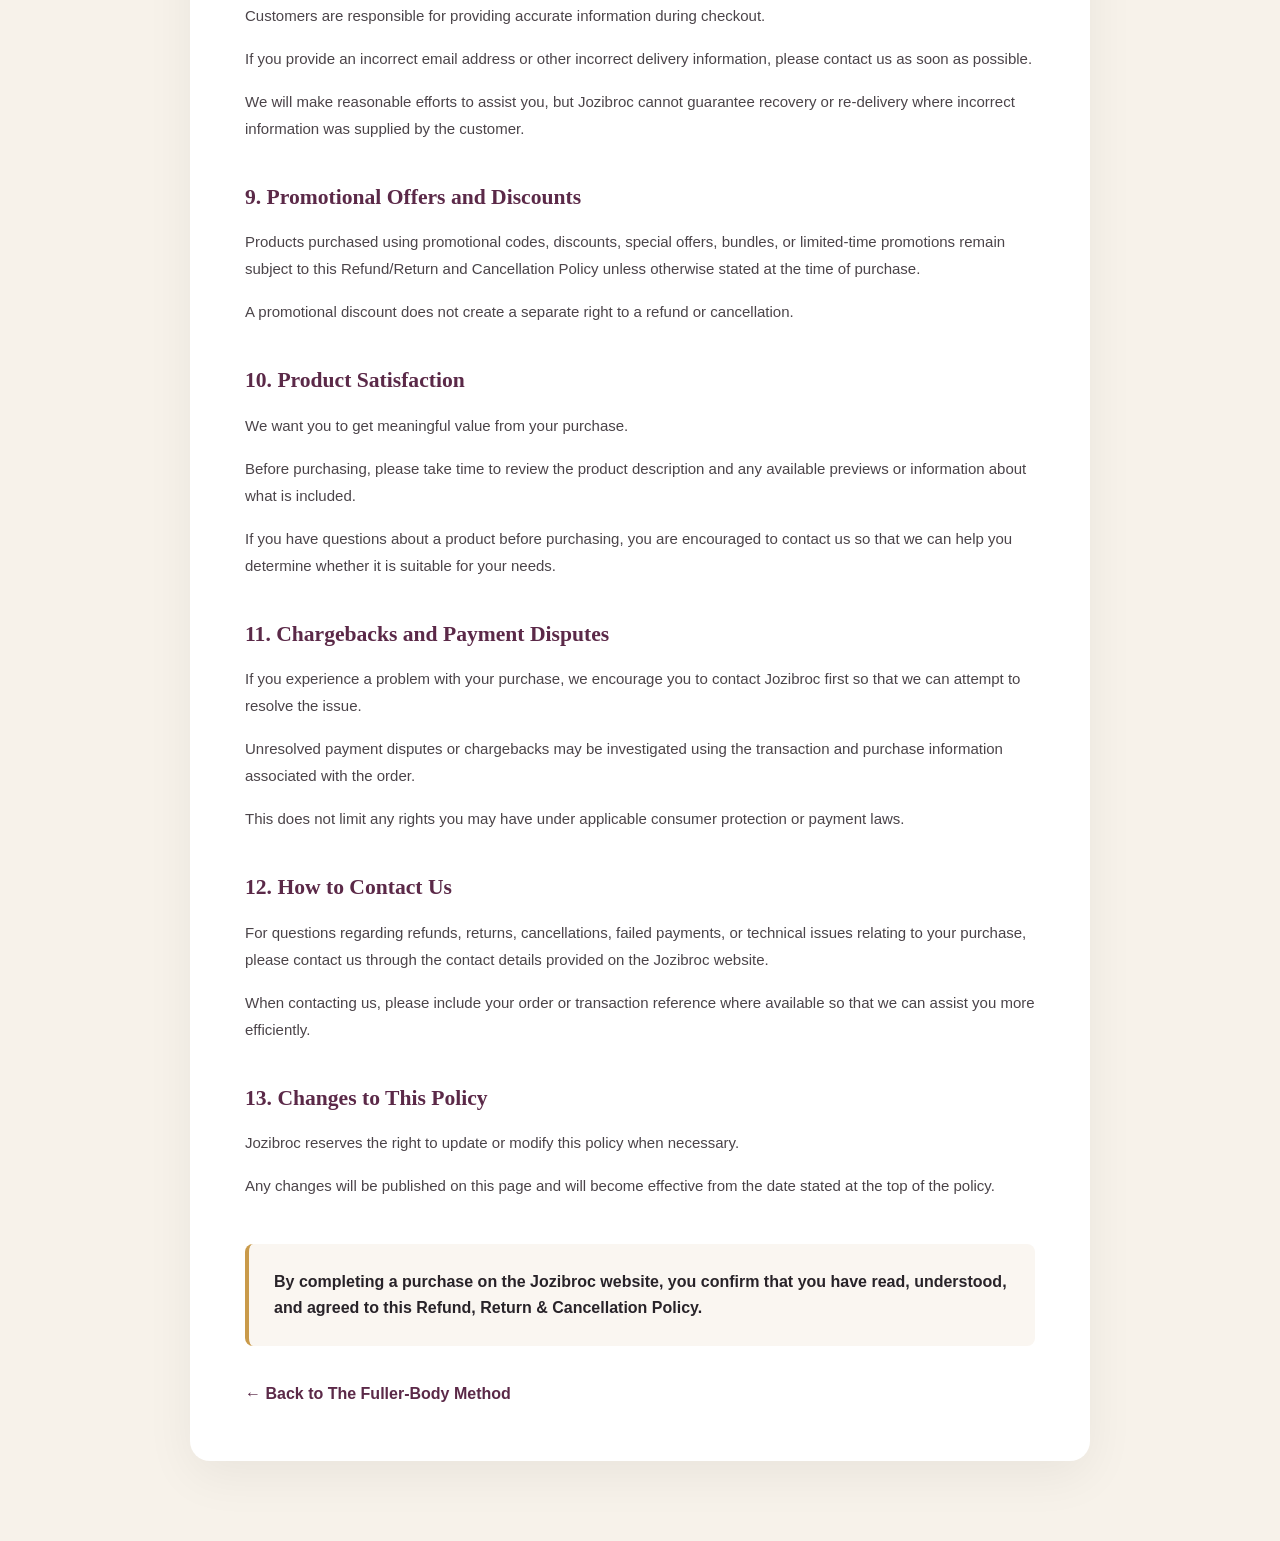
<file: refund-policy.html>
<!DOCTYPE html>
<html lang="en">

<head>

    <meta charset="UTF-8">

    <meta
        name="viewport"
        content="width=device-width, initial-scale=1.0"
    >

    <title>
        Refund, Return & Cancellation Policy | Jozibroc
    </title>

    <link
        rel="stylesheet"
        href="style.css"
    >

    <style>

        .policy-page {
            min-height: 100vh;
            padding: 100px 20px 80px;
            background: #f7f2ea;
        }

        .policy-container {
            max-width: 900px;
            margin: 0 auto;
            background: #ffffff;
            padding: 55px;
            border-radius: 20px;
            box-shadow: 0 15px 50px rgba(0,0,0,0.06);
        }

        .policy-eyebrow {
            display: block;
            margin-bottom: 12px;
            color: #c99a4a;
            font-size: 12px;
            font-weight: 700;
            letter-spacing: 2px;
        }

        .policy-container h1 {
            margin: 0 0 12px;
            color: #5b2948;
            font-family: Georgia, serif;
            font-size: clamp(2rem, 5vw, 3.5rem);
            line-height: 1.1;
        }

        .policy-date {
            margin-bottom: 40px;
            color: #8b8187;
            font-size: 13px;
        }

        .policy-container h2 {
            margin: 38px 0 14px;
            color: #5b2948;
            font-family: Georgia, serif;
            font-size: 1.35rem;
        }

        .policy-container p {
            margin: 0 0 16px;
            color: #4b4449;
            font-size: 15px;
            line-height: 1.8;
        }

        .policy-container ul {
            margin: 0 0 20px;
            padding-left: 25px;
        }

        .policy-container li {
            margin-bottom: 9px;
            color: #4b4449;
            font-size: 15px;
            line-height: 1.7;
        }

        .policy-container strong {
            color: #282329;
        }

        .policy-agreement {
            margin-top: 45px;
            padding: 25px;
            background: #faf6f1;
            border-left: 4px solid #c99a4a;
            border-radius: 8px;
        }

        .policy-back {
            display: inline-block;
            margin-top: 35px;
            color: #5b2948;
            font-weight: 700;
            text-decoration: none;
        }

        .policy-back:hover {
            text-decoration: underline;
        }

        @media (max-width: 600px) {

            .policy-page {
                padding: 60px 15px;
            }

            .policy-container {
                padding: 30px 22px;
            }

            .policy-container p,
            .policy-container li {
                font-size: 14px;
            }

        }

    </style>

</head>


<body>


<main class="policy-page">

    <article class="policy-container">

        <span class="policy-eyebrow">
            CUSTOMER POLICY
        </span>


        <h1>
            Refund, Return & Cancellation Policy
        </h1>


        <p class="policy-date">
            Last Updated: September 2026
        </p>


        <p>
            Thank you for choosing <strong>Jozibroc</strong>.
            We are committed to providing valuable digital products
            and a smooth customer experience.
        </p>


        <p>
            Because our products are primarily delivered digitally
            and can be accessed immediately after purchase, we have
            specific policies regarding refunds, returns, and
            cancellations.
        </p>


        <p>
            By purchasing from Jozibroc, you acknowledge and agree
            to the terms outlined below.
        </p>


        <h2>
            1. Digital Products
        </h2>

        <p>
            Jozibroc currently offers digital products, including
            but not limited to ebooks, guides, templates, workbooks,
            and other downloadable or electronically delivered
            resources.
        </p>

        <p>
            Due to the nature of digital products,
            <strong>all digital product sales are generally final
            once the product has been successfully delivered or
            access has been provided.</strong>
        </p>

        <p>
            Once a digital product has been downloaded, accessed,
            or delivered to the email address or account provided
            at checkout, it cannot be physically returned.
        </p>


        <h2>
            2. Refund Policy
        </h2>

        <p>
            We do not generally offer refunds for digital products
            simply because a customer:
        </p>

        <ul>
            <li>Changes their mind after purchase;</li>
            <li>No longer wants the product;</li>
            <li>Purchased the wrong product;</li>
            <li>Did not read the product description before purchasing;</li>
            <li>Decides the product is not suitable for their personal needs;</li>
            <li>Fails to download the product within the available access period; or</li>
            <li>Has already downloaded or accessed the product.</li>
        </ul>

        <p>
            We strongly encourage customers to carefully review
            the product description, features, format, and other
            available information before completing a purchase.
        </p>


        <h2>
            Exceptional Refund Circumstances
        </h2>

        <p>
            A refund may be considered where:
        </p>

        <ul>
            <li>
                You were charged more than once for the same product
                due to a technical or payment error;
            </li>

            <li>
                You paid for a product but did not receive access
                because of a technical issue on our end;
            </li>

            <li>
                The purchased digital product is materially different
                from the product description;
            </li>

            <li>
                The file is defective or corrupted and we are unable
                to provide a functional replacement; or
            </li>

            <li>
                There was an error attributable to Jozibroc that
                prevented you from receiving the product you purchased.
            </li>
        </ul>

        <p>
            Refund requests will be reviewed on a case-by-case basis.
        </p>


        <h2>
            3. Refund Request Period
        </h2>

        <p>
            If you experience a problem with your purchase, please
            contact us within <strong>7 days of your purchase.</strong>
        </p>

        <p>
            When contacting us, please provide:
        </p>

        <ul>
            <li>Your full name;</li>
            <li>The email address used for the purchase;</li>
            <li>Your order or transaction reference;</li>
            <li>The name of the product purchased; and</li>
            <li>A clear description of the issue.</li>
        </ul>

        <p>
            We may request additional information reasonably necessary
            to verify the purchase and investigate the issue.
        </p>

        <p>
            Submitting a refund request does not automatically guarantee
            that a refund will be approved.
        </p>


        <h2>
            4. Duplicate Payments
        </h2>

        <p>
            If you believe you have been charged more than once for
            the same product, please contact us as soon as possible.
        </p>

        <p>
            After verifying the duplicate transaction, we will take
            appropriate steps to resolve the issue, which may include
            issuing a refund for the duplicate payment.
        </p>


        <h2>
            5. Cancellation Policy
        </h2>

        <h3>
            Before Delivery
        </h3>

        <p>
            If you contact us immediately after placing an order and
            the digital product has <strong>not yet been delivered
            or access has not yet been provided</strong>, we may be
            able to cancel the order.
        </p>

        <p>
            However, cancellation is not guaranteed once payment has
            been successfully processed and the product has been
            automatically delivered or access has been granted.
        </p>


        <h3>
            After Delivery or Access
        </h3>

        <p>
            Once a digital product has been delivered, downloaded,
            or accessed, the order generally
            <strong>cannot be cancelled or reversed.</strong>
        </p>

        <p>
            This is because digital products cannot be returned in
            the same way as physical goods.
        </p>


        <h2>
            6. Failed or Unsuccessful Transactions
        </h2>

        <p>
            If your payment was unsuccessful or your account was
            debited but you did not receive your product, please
            contact us.
        </p>

        <p>
            We will verify the transaction and, where payment has
            been successfully received, work to provide the purchased
            product or resolve the payment issue.
        </p>

        <p>
            Please do not make multiple payments while waiting for
            a previous transaction to be confirmed unless instructed
            to do so.
        </p>


        <h2>
            7. Technical Problems
        </h2>

        <p>
            If you experience difficulties downloading, accessing,
            or opening a purchased digital product, please contact
            us before requesting a refund.
        </p>

        <p>
            Where reasonably possible, we will first attempt to
            resolve the technical issue or provide a replacement
            copy of the product.
        </p>

        <p>
            Technical difficulties caused by a customer's device,
            internet connection, software, email provider, or other
            third-party service may not qualify for a refund if the
            product itself is functioning correctly.
        </p>


        <h2>
            8. Incorrect Email Address or Customer Information
        </h2>

        <p>
            Customers are responsible for providing accurate
            information during checkout.
        </p>

        <p>
            If you provide an incorrect email address or other
            incorrect delivery information, please contact us as
            soon as possible.
        </p>

        <p>
            We will make reasonable efforts to assist you, but
            Jozibroc cannot guarantee recovery or re-delivery where
            incorrect information was supplied by the customer.
        </p>


        <h2>
            9. Promotional Offers and Discounts
        </h2>

        <p>
            Products purchased using promotional codes, discounts,
            special offers, bundles, or limited-time promotions remain
            subject to this Refund/Return and Cancellation Policy unless
            otherwise stated at the time of purchase.
        </p>

        <p>
            A promotional discount does not create a separate right
            to a refund or cancellation.
        </p>


        <h2>
            10. Product Satisfaction
        </h2>

        <p>
            We want you to get meaningful value from your purchase.
        </p>

        <p>
            Before purchasing, please take time to review the product
            description and any available previews or information
            about what is included.
        </p>

        <p>
            If you have questions about a product before purchasing,
            you are encouraged to contact us so that we can help you
            determine whether it is suitable for your needs.
        </p>


        <h2>
            11. Chargebacks and Payment Disputes
        </h2>

        <p>
            If you experience a problem with your purchase, we
            encourage you to contact Jozibroc first so that we can
            attempt to resolve the issue.
        </p>

        <p>
            Unresolved payment disputes or chargebacks may be
            investigated using the transaction and purchase
            information associated with the order.
        </p>

        <p>
            This does not limit any rights you may have under
            applicable consumer protection or payment laws.
        </p>


        <h2>
            12. How to Contact Us
        </h2>

        <p>
            For questions regarding refunds, returns, cancellations,
            failed payments, or technical issues relating to your
            purchase, please contact us through the contact details
            provided on the Jozibroc website.
        </p>

        <p>
            When contacting us, please include your order or
            transaction reference where available so that we can
            assist you more efficiently.
        </p>


        <h2>
            13. Changes to This Policy
        </h2>

        <p>
            Jozibroc reserves the right to update or modify this
            policy when necessary.
        </p>

        <p>
            Any changes will be published on this page and will
            become effective from the date stated at the top of
            the policy.
        </p>


        <div class="policy-agreement">

            <strong>
                By completing a purchase on the Jozibroc website,
                you confirm that you have read, understood, and
                agreed to this Refund, Return & Cancellation Policy.
            </strong>

        </div>


        <a
            href="index.html"
            class="policy-back"
        >
            ← Back to The Fuller-Body Method
        </a>

    </article>

</main>

</body>

</html>
</file>
<file: style.css>
/* =========================================
   JOZIBROC PROFESSIONAL WEBSITE
========================================= */

:root {

    --black: #151514;
    --black-soft: #242321;

    --cream: #f5f0e8;
    --cream-light: #fcfaf6;

    --white: #ffffff;

    --brown: #a75f37;
    --brown-dark: #824526;

    --text: #242320;
    --muted: #716c65;

    --border: #ded7cd;

    --serif: Georgia, "Times New Roman", serif;

    --sans:
        Inter,
        Arial,
        Helvetica,
        sans-serif;
}


* {
    margin: 0;
    padding: 0;
    box-sizing: border-box;
}


html {
    scroll-behavior: smooth;
}


body {

    font-family: var(--sans);

    color: var(--text);

    background: var(--cream-light);

    line-height: 1.6;
}


img {
    max-width: 100%;
    display: block;
}


a {
    text-decoration: none;
    color: inherit;
}


button {
    font-family: inherit;
}


.container {

    width: min(
        1160px,
        calc(100% - 40px)
    );

    margin: auto;
}


/* =========================================
   HEADER
========================================= */

.header {

    position: sticky;

    top: 0;

    z-index: 1000;

    background:
        rgba(252,250,246,.94);

    backdrop-filter:
        blur(15px);

    border-bottom:
        1px solid rgba(222,215,205,.7);
}


.nav {

    min-height: 78px;

    display: flex;

    align-items: center;

    justify-content: space-between;
}


.logo {

    display: flex;

    align-items: center;

    gap: 10px;

    font-family: var(--serif);

    font-size: 1.35rem;

    font-weight: 700;
}


.logo-circle {

    width: 36px;

    height: 36px;

    display: grid;

    place-items: center;

    border-radius: 50%;

    background: var(--black);

    color: white;

    font-size: 1rem;
}


nav {

    display: flex;

    align-items: center;

    gap: 30px;

    font-size: .9rem;
}


nav a {

    color: #4c4842;

    transition: .2s;
}


nav a:hover {

    color: var(--brown-dark);
}


.nav-button {

    background: var(--black);

    color: white !important;

    padding: 11px 19px;

    border-radius: 50px;
}


.menu-btn {

    display: none;

    background: transparent;

    border: none;

    cursor: pointer;
}


.menu-btn span {

    display: block;

    width: 25px;

    height: 2px;

    background: var(--black);

    margin: 5px;
}


/* =========================================
   HERO
========================================= */

.hero {

    background: var(--cream);

    min-height: 720px;

    display: flex;

    align-items: center;

    overflow: hidden;
}


.hero-container {

    display: grid;

    grid-template-columns:
        1.05fr
        .95fr;

    gap: 80px;

    align-items: center;

    padding: 85px 0;
}


.eyebrow {

    font-size: .7rem;

    font-weight: 800;

    letter-spacing: .19em;

    color: var(--brown-dark);

    margin-bottom: 17px;
}


.hero h1 {

    font-family: var(--serif);

    font-size:
        clamp(3.5rem, 7vw, 6.2rem);

    line-height: .94;

    letter-spacing: -.05em;

    font-weight: 500;
}


.hero h1 span {

    display: block;

    color: var(--brown-dark);

    font-style: italic;
}


.hero-content > p {

    max-width: 570px;

    margin: 28px 0;

    color: #5c5750;

    font-size: 1.06rem;
}


.hero-buttons {

    display: flex;

    gap: 12px;

    flex-wrap: wrap;
}


.btn {

    min-height: 52px;

    padding: 0 21px;

    display: inline-flex;

    align-items: center;

    justify-content: center;

    gap: 20px;

    border-radius: 100px;

    font-weight: 700;

    font-size: .88rem;

    transition:
        transform .2s,
        background .2s;
}


.btn:hover {

    transform: translateY(-3px);
}


.btn.primary {

    background: var(--black);

    color: white;
}


.btn.primary:hover {

    background: var(--brown-dark);
}


.btn.secondary {

    border:
        1px solid var(--black);

    color: var(--black);
}


.hero-features {

    display: flex;

    gap: 32px;

    margin-top: 48px;

    padding-top: 22px;

    border-top:
        1px solid var(--border);
}


.hero-features div {

    display: grid;

    gap: 1px;
}


.hero-features strong {

    font-size: .83rem;
}


.hero-features small {

    font-size: .72rem;

    color: var(--muted);
}


/* =========================================
   HERO IMAGE
========================================= */

.hero-image {

    display: flex;

    justify-content: center;
}


.image-wrapper {

    width:
        min(440px, 100%);

    position: relative;

    background: white;

    padding: 15px;

    box-shadow:
        0 30px 80px
        rgba(0,0,0,.12);
}


.image-wrapper img {

    width: 100%;

    aspect-ratio: 1 / 1;

    object-fit: cover;
}


.founder-card {

    position: absolute;

    left: -25px;

    bottom: 35px;

    background: var(--black);

    color: white;

    padding: 16px 22px;

    min-width: 210px;

    box-shadow:
        0 15px 35px
        rgba(0,0,0,.2);
}


.founder-card span {

    display: block;

    color: #aaa59e;

    font-size: .65rem;

    letter-spacing: .12em;
}


.founder-card strong {

    display: block;

    font-family: var(--serif);

    font-size: 1.15rem;

    margin: 2px 0;
}


.founder-card small {

    color: #aaa59e;

    font-size: .72rem;
}


/* =========================================
   SECTIONS
========================================= */

.section {

    padding: 110px 0;
}


/* =========================================
   ABOUT
========================================= */

.about {

    background: var(--cream-light);
}


.about-grid {

    display: grid;

    grid-template-columns:
        .9fr
        1.1fr;

    gap: 100px;
}


.section-title h2,
.section-header h2,
.center-title h2,
.contact h2 {

    font-family: var(--serif);

    font-weight: 500;

    font-size:
        clamp(2.5rem, 5vw, 4rem);

    line-height: 1.05;

    letter-spacing: -.035em;
}


.about-text {

    max-width: 650px;

    color: #555049;

    font-size: 1.02rem;
}


.about-text p {

    margin-bottom: 18px;
}


.signature {

    font-family:
        "Brush Script MT",
        cursive;

    font-size: 2.2rem;

    margin-top: 30px;

    color: var(--black);
}


.about-text > small {

    color: var(--muted);

    font-size: .75rem;
}


/* =========================================
   GUIDES
========================================= */

.guides {

    background: var(--cream);
}


.section-header {

    display: flex;

    justify-content: space-between;

    align-items: end;

    gap: 40px;

    margin-bottom: 50px;
}


.section-header > p {

    max-width: 420px;

    color: var(--muted);
}


.products {

    display: grid;

    grid-template-columns:
        1fr
        1fr;

    gap: 20px;
}


.product {

    position: relative;

    min-height: 570px;

    padding: 43px;

    display: flex;

    flex-direction: column;

    overflow: hidden;
}


.product-dark {

    background: var(--black);

    color: white;
}


.product-light {

    background: white;

    border:
        1px solid var(--border);
}


.product-number {

    position: absolute;

    top: 30px;

    right: 35px;

    font-size: .72rem;

    opacity: .5;
}


.product-icon {

    font-size: 2rem;

    margin-bottom: 28px;
}


.product-label {

    font-size: .68rem;

    letter-spacing: .16em;

    font-weight: 800;

    opacity: .65;

    margin-bottom: 12px;
}


.product h3 {

    font-family: var(--serif);

    font-size:
        clamp(2.1rem, 4vw, 3.2rem);

    line-height: 1;

    font-weight: 500;
}


.product > p {

    max-width: 490px;

    margin: 22px 0;

    color: #c4beb6;
}


.product-light > p {

    color: var(--muted);
}


.product ul {

    list-style: none;

    display: grid;

    gap: 10px;

    margin-bottom: 30px;
}


.product li {

    font-size: .87rem;

    padding-left: 20px;

    position: relative;
}


.product li::before {

    content: "✓";

    position: absolute;

    left: 0;

    color: var(--brown);
}


.product-bottom {

    margin-top: auto;

    padding-top: 20px;

    border-top:
        1px solid rgba(255,255,255,.16);

    display: flex;

    align-items: end;

    justify-content: space-between;

    gap: 20px;
}


.product-light .product-bottom {

    border-top-color: var(--border);
}


.product-bottom > span {

    color: #aaa49c;

    font-size: .77rem;
}


.product-link {

    font-size: .84rem;

    font-weight: 800;

    white-space: nowrap;
}


.product-link:hover {

    color: var(--brown);
}


.price span {

    display: block;

    text-decoration: line-through;

    color: #99928a;

    font-size: .78rem;
}


.price strong {

    font-family: var(--serif);

    font-size: 1.8rem;
}


/* =========================================
   HOW IT WORKS
========================================= */

.how {

    background: var(--cream-light);
}


.center-title {

    text-align: center;

    max-width: 700px;

    margin:
        0 auto
        60px;
}


.center-title p {

    color: var(--muted);

    margin-top: 15px;
}


.steps {

    display: grid;

    grid-template-columns:
        repeat(3,1fr);

    border-top:
        1px solid var(--border);

    border-bottom:
        1px solid var(--border);
}


.step {

    padding: 40px 32px;

    display: flex;

    gap: 24px;
}


.step + .step {

    border-left:
        1px solid var(--border);
}


.step-number {

    font-family: var(--serif);

    font-size: 1.6rem;

    color: var(--brown-dark);
}


.step h3 {

    font-size: 1rem;

    margin-bottom: 7px;
}


.step p {

    color: var(--muted);

    font-size: .86rem;
}


.center-button {

    text-align: center;

    margin-top: 42px;
}


/* =========================================
   REVIEWS
========================================= */

.reviews {

    background: var(--cream);
}


.review-grid {

    display: grid;

    grid-template-columns:
        repeat(3,1fr);

    gap: 18px;
}


.review {

    background: white;

    padding: 35px;

    min-height: 260px;

    display: flex;

    flex-direction: column;
}


.quote {

    font-family: var(--serif);

    font-size: 3.2rem;

    line-height: .7;

    color: var(--brown);
}


.review p {

    margin: 25px 0;

    color: #555049;

    font-size: .92rem;
}


.review-person {

    margin-top: auto;

    display: grid;

    gap: 2px;
}


.review-person strong {

    font-size: .82rem;
}


.review-person span {

    font-size: .74rem;

    color: var(--muted);
}


/* =========================================
   CONTACT
========================================= */

.contact {

    background: var(--black);

    color: white;
}


.contact-grid {

    display: grid;

    grid-template-columns:
        1fr
        1fr;

    gap: 80px;

    align-items: center;
}


.contact .eyebrow {

    color: #d28a5d;
}


.contact h2 {

    max-width: 540px;
}


.contact-text > p:last-child {

    max-width: 520px;

    margin-top: 22px;

    color: #b7b1aa;
}


.contact-links {

    display: grid;

    gap: 12px;
}


.contact-link {

    padding: 18px;

    border:
        1px solid #3b3936;

    display: flex;

    align-items: center;

    gap: 15px;

    transition: .2s;
}


.contact-link:hover {

    border-color: #77716a;

    transform:
        translateX(3px);
}


.contact-icon {

    width: 41px;

    height: 41px;

    display: grid;

    place-items: center;

    border-radius: 50%;

    background: #2b2a28;

    font-size: .67rem;

    font-weight: 800;
}


.contact-link div:nth-child(2) {

    flex: 1;

    display: grid;
}


.contact-link small {

    color: #8d8881;

    font-size: .64rem;

    letter-spacing: .08em;
}


.contact-link strong {

    font-size: .9rem;
}


/* =========================================
   FOOTER
========================================= */

footer {

    background: #10100f;

    color: #a7a19a;

    padding: 28px 0;
}


.footer {

    display: flex;

    align-items: center;

    justify-content: space-between;

    gap: 20px;

    font-size: .75rem;
}


.footer-logo {

    color: white;

    font-size: 1.1rem;
}


.footer-logo .logo-circle {

    width: 29px;

    height: 29px;

    font-size: .8rem;
}


/* =========================================
   ANIMATION
========================================= */

.reveal {

    opacity: 0;

    transform:
        translateY(20px);

    transition:
        opacity .7s ease,
        transform .7s ease;
}


.reveal.visible {

    opacity: 1;

    transform:
        translateY(0);
}


/* =========================================
   TABLET
========================================= */

@media(max-width: 850px) {

    .menu-btn {

        display: block;
    }


    nav {

        display: none;

        position: absolute;

        left: 0;

        right: 0;

        top: 78px;

        background: var(--cream-light);

        border-bottom:
            1px solid var(--border);

        padding: 20px;

        flex-direction: column;

        align-items: stretch;

        gap: 5px;
    }


    nav.active {

        display: flex;
    }


    nav a {

        padding: 11px;
    }


    .nav-button {

        text-align: center;
    }


    .hero-container {

        grid-template-columns: 1fr;

        gap: 60px;

        padding: 70px 0;
    }


    .hero-image {

        order: -1;
    }


    .image-wrapper {

        width:
            min(390px, 90%);
    }


    .about-grid,
    .contact-grid {

        grid-template-columns: 1fr;

        gap: 50px;
    }


    .section {

        padding: 80px 0;
    }


    .section-header {

        display: block;
    }


    .section-header > p {

        margin-top: 20px;
    }


    .products,
    .review-grid {

        grid-template-columns: 1fr;
    }


    .steps {

        grid-template-columns: 1fr;
    }


    .step + .step {

        border-left: none;

        border-top:
            1px solid var(--border);
    }

}


/* =========================================
   MOBILE
========================================= */

@media(max-width: 520px) {

    .container {

        width:
            calc(100% - 28px);
    }


    .hero h1 {

        font-size: 3.4rem;
    }


    .hero-features {

        gap: 16px;

        flex-wrap: wrap;
    }


    .product {

        padding: 30px 24px;

        min-height: 530px;
    }


    .product-bottom {

        align-items: center;
    }


    .footer {

        flex-direction: column;

        text-align: center;
    }


    .founder-card {

        left: -8px;

        bottom: 25px;
    }

}
</file>
